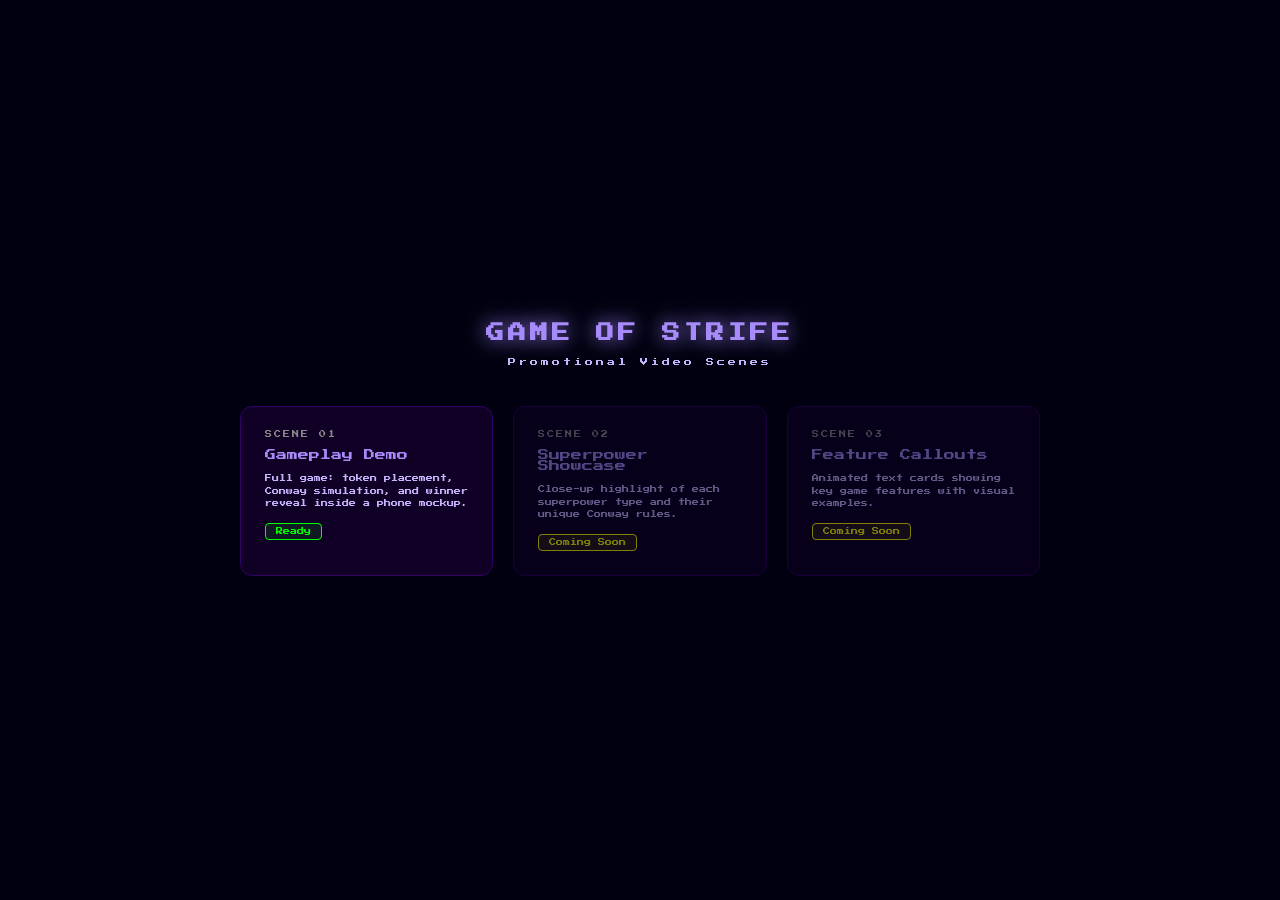
<file: index.html>
<!DOCTYPE html>
<html lang="en">
<head>
  <meta charset="UTF-8">
  <title>Game of Strife — Promo Scenes</title>
  <link href="https://fonts.googleapis.com/css2?family=Press+Start+2P&display=swap" rel="stylesheet">
  <style>
    * { box-sizing: border-box; margin: 0; padding: 0; }
    body {
      background: #000010;
      color: #fff;
      font-family: 'Press Start 2P', monospace;
      min-height: 100vh;
      display: flex;
      flex-direction: column;
      align-items: center;
      justify-content: center;
      gap: 40px;
      padding: 40px 20px;
    }

    h1 {
      font-size: 18px;
      color: #A78BFA;
      text-shadow: 0 0 20px #A78BFA;
      letter-spacing: 4px;
      text-align: center;
    }

    .subtitle {
      font-size: 8px;
      color: #C4B5FD;
      letter-spacing: 3px;
      text-align: center;
      margin-top: -24px;
    }

    .scene-grid {
      display: grid;
      grid-template-columns: repeat(auto-fit, minmax(220px, 1fr));
      gap: 20px;
      width: 100%;
      max-width: 800px;
    }

    .scene-card {
      border: 1px solid #330066;
      border-radius: 12px;
      padding: 24px;
      background: #110025;
      text-decoration: none;
      color: #fff;
      transition: border-color 0.2s, box-shadow 0.2s, transform 0.2s;
      display: flex;
      flex-direction: column;
      gap: 12px;
    }

    .scene-card:hover {
      border-color: #A78BFA;
      box-shadow: 0 0 20px rgba(167,139,250,0.2);
      transform: translateY(-2px);
    }

    .scene-label {
      font-size: 7px;
      color: #888;
      letter-spacing: 2px;
      text-transform: uppercase;
    }

    .scene-name {
      font-size: 11px;
      color: #A78BFA;
    }

    .scene-desc {
      font-size: 7px;
      color: #C4B5FD;
      line-height: 1.8;
    }

    .scene-status {
      font-size: 7px;
      padding: 4px 10px;
      border-radius: 4px;
      align-self: flex-start;
    }

    .status-ready { background: rgba(0,255,0,0.1); color: #00FF00; border: 1px solid #00FF00; }
    .status-wip   { background: rgba(255,255,0,0.1); color: #FFFF00; border: 1px solid #FFFF00; }
  </style>
</head>
<body>
  <h1>GAME OF STRIFE</h1>
  <div class="subtitle">Promotional Video Scenes</div>

  <div class="scene-grid">
    <a class="scene-card" href="scenes/gameplay.html">
      <div class="scene-label">Scene 01</div>
      <div class="scene-name">Gameplay Demo</div>
      <div class="scene-desc">Full game: token placement, Conway simulation, and winner reveal inside a phone mockup.</div>
      <div class="scene-status status-ready">Ready</div>
    </a>

    <div class="scene-card" style="opacity:0.5; cursor:default;">
      <div class="scene-label">Scene 02</div>
      <div class="scene-name">Superpower Showcase</div>
      <div class="scene-desc">Close-up highlight of each superpower type and their unique Conway rules.</div>
      <div class="scene-status status-wip">Coming Soon</div>
    </div>

    <div class="scene-card" style="opacity:0.5; cursor:default;">
      <div class="scene-label">Scene 03</div>
      <div class="scene-name">Feature Callouts</div>
      <div class="scene-desc">Animated text cards showing key game features with visual examples.</div>
      <div class="scene-status status-wip">Coming Soon</div>
    </div>
  </div>
</body>
</html>
</file>
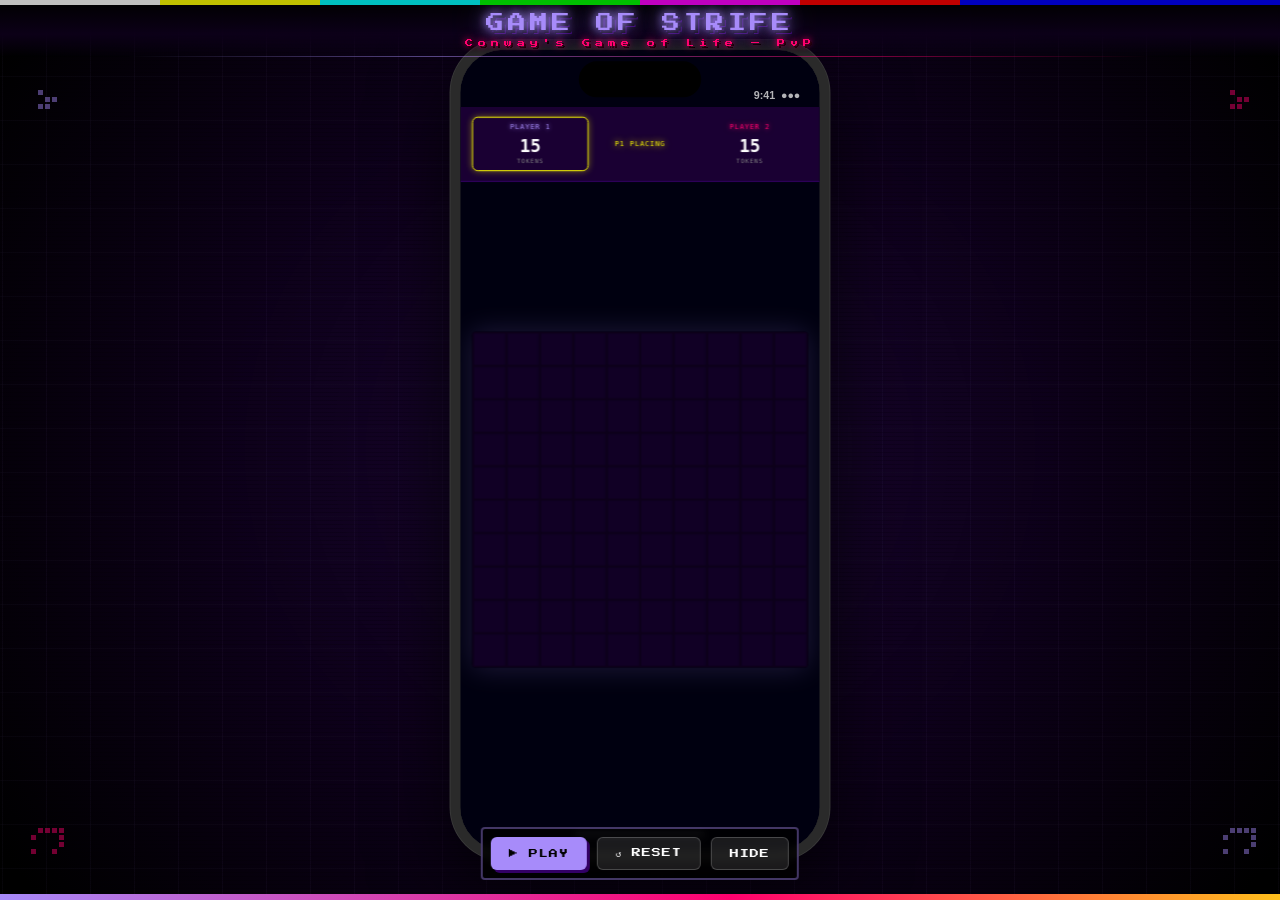
<file: scenes/gameplay.html>
<!DOCTYPE html>
<html lang="en">
<head>
  <meta charset="UTF-8">
  <meta name="viewport" content="width=device-width, initial-scale=1.0">
  <title>Game of Strife — Gameplay Demo</title>
  <link rel="preconnect" href="https://fonts.googleapis.com">
  <link href="https://fonts.googleapis.com/css2?family=Press+Start+2P&display=swap" rel="stylesheet">
  <link rel="stylesheet" href="../ui/phone-frame.css">
  <link rel="stylesheet" href="../ui/promo-theme.css">
  <style>
    /* HUD */
    .game-hud {
      background: #1A0033;
      border-bottom: 1px solid #330066;
      padding: 10px 12px;
      display: flex;
      align-items: center;
      gap: 8px;
      flex-shrink: 0;
    }

    .hud-player-box {
      flex: 1;
      text-align: center;
      padding: 6px 4px;
      border-radius: 6px;
      border: 1px solid transparent;
      transition: border-color 0.2s, box-shadow 0.2s;
    }

    .hud-player-box.hud-active {
      border-color: #FFFF00;
      box-shadow: 0 0 8px rgba(255,255,0,0.4);
    }

    .hud-player-name {
      font-size: 7px;
      letter-spacing: 1px;
      margin-bottom: 4px;
    }

    .hud-p1-box .hud-player-name { color: #A78BFA; text-shadow: 0 0 6px #A78BFA; }
    .hud-p2-box .hud-player-name { color: #FF006E; text-shadow: 0 0 6px #FF006E; }

    .hud-count {
      font-size: 18px;
      font-weight: bold;
      color: #fff;
    }

    .hud-count-label {
      font-size: 6px;
      color: #888;
      margin-top: 2px;
      text-transform: uppercase;
      letter-spacing: 1px;
    }

    .hud-center {
      flex: 0 0 auto;
      text-align: center;
      min-width: 90px;
    }

    #hud-status {
      font-size: 7px;
      color: #FFFF00;
      text-shadow: 0 0 8px #FFFF00;
      letter-spacing: 1px;
    }

    /* Board area */
    .board-area {
      flex: 1;
      display: flex;
      align-items: center;
      justify-content: center;
      padding: 12px;
      position: relative;
    }

    #gameCanvas {
      border-radius: 4px;
      box-shadow: 0 0 30px rgba(167,139,250,0.2);
    }

    /* Overlay text (titles, messages) */
    .overlay {
      position: absolute;
      inset: 0;
      display: flex;
      flex-direction: column;
      align-items: center;
      justify-content: center;
      pointer-events: none;
      opacity: 0;
      transition: opacity 0.4s;
    }

    .overlay.visible { opacity: 1; }

    .overlay-title {
      font-family: 'Press Start 2P', monospace;
      font-size: 22px;
      color: #A78BFA;
      text-shadow: 0 0 20px #A78BFA, 0 0 40px #A78BFA;
      text-align: center;
      line-height: 1.6;
      white-space: pre-line;
    }

    .overlay-subtitle {
      font-family: 'Press Start 2P', monospace;
      font-size: 9px;
      color: #C4B5FD;
      margin-top: 14px;
      text-align: center;
      letter-spacing: 2px;
    }

    /* Result card */
    .result-card {
      position: absolute;
      bottom: 0; left: 0; right: 0;
      background: linear-gradient(to top, #1A0033, rgba(26,0,51,0.95));
      border-top: 1px solid #330066;
      padding: 20px 16px;
      display: flex;
      flex-direction: column;
      align-items: center;
      gap: 10px;
      transform: translateY(100%);
      transition: transform 0.5s cubic-bezier(0.16, 1, 0.3, 1);
    }

    .result-card.visible { transform: translateY(0); }

    .result-scores {
      display: flex;
      align-items: center;
      gap: 16px;
      width: 100%;
    }

    .result-score {
      flex: 1;
      text-align: center;
    }

    .result-score-label {
      font-size: 7px;
      margin-bottom: 6px;
      letter-spacing: 1px;
    }

    .result-score-value {
      font-size: 32px;
    }

    .p1-score .result-score-label { color: #A78BFA; }
    .p1-score .result-score-value { color: #A78BFA; text-shadow: 0 0 12px #A78BFA; }
    .p2-score .result-score-label { color: #FF006E; }
    .p2-score .result-score-value { color: #FF006E; text-shadow: 0 0 12px #FF006E; }

    .result-vs {
      font-size: 10px;
      color: #666;
    }

    .result-gen {
      font-size: 7px;
      color: #888;
      letter-spacing: 1px;
    }

    .result-winner-label {
      font-size: 10px;
      letter-spacing: 2px;
      padding: 6px 16px;
      border-radius: 4px;
      border: 1px solid currentColor;
    }

    /* Controls (outside phone, for recording setup) */
    .controls {
      position: fixed;
      bottom: 20px;
      left: 50%;
      transform: translateX(-50%);
      display: flex;
      gap: 10px;
      z-index: 100;
    }

    .ctrl-btn {
      background: rgba(255,255,255,0.1);
      border: 1px solid rgba(255,255,255,0.2);
      color: #fff;
      font-family: 'Press Start 2P', monospace;
      font-size: 9px;
      padding: 10px 18px;
      border-radius: 6px;
      cursor: pointer;
      transition: background 0.2s;
    }

    .ctrl-btn:hover { background: rgba(255,255,255,0.2); }
    .ctrl-btn.primary { background: #A78BFA; border-color: #A78BFA; color: #000; }
    .ctrl-btn.primary:hover { background: #c4b5fd; }
  </style>
</head>
<body>
  <div class="scene-bg"></div>

  <!-- Broadcast title banner -->
  <div class="promo-top-banner">
    <span class="promo-logo">GAME OF STRIFE</span>
    <span class="promo-logo-sub">Conway's Game of Life — PvP</span>
  </div>

  <!-- Bottom rainbow strip -->
  <div class="promo-bottom-strip"></div>

  <!-- Outer retro overlay stage (outside phone) -->
  <div id="retro-overlay-stage"></div>

  <div class="phone-wrap" id="phoneWrap">
    <div class="phone-shell">
      <div class="phone-island"></div>
      <div class="phone-screen">
        <div class="phone-status-bar">
          <span>9:41</span>
          <span>●●●</span>
        </div>

        <div class="phone-content">
          <!-- HUD -->
          <div class="game-hud">
            <div class="hud-player-box hud-p1-box" id="hud-p1-box">
              <div class="hud-player-name">PLAYER 1</div>
              <div class="hud-count" id="hud-p1-count">--</div>
              <div class="hud-count-label" id="hud-p1-label">tokens</div>
            </div>
            <div class="hud-center">
              <div id="hud-status">READY</div>
            </div>
            <div class="hud-player-box hud-p2-box" id="hud-p2-box">
              <div class="hud-player-name">PLAYER 2</div>
              <div class="hud-count" id="hud-p2-count">--</div>
              <div class="hud-count-label" id="hud-p2-label">tokens</div>
            </div>
          </div>

          <!-- Board -->
          <div class="board-area">
            <canvas id="gameCanvas"></canvas>

            <!-- Overlay (titles, messages) -->
            <div class="overlay" id="overlay">
              <div class="overlay-title" id="overlayText"></div>
              <div class="overlay-subtitle" id="overlaySubtext"></div>
            </div>
          </div>

          <!-- Result card -->
          <div class="result-card" id="resultCard">
            <div class="result-winner-label" id="resultWinnerLabel">P1 WINS!</div>
            <div class="result-scores">
              <div class="result-score p1-score">
                <div class="result-score-label">PLAYER 1</div>
                <div class="result-score-value" id="result-p1-cells">--</div>
              </div>
              <div class="result-vs">VS</div>
              <div class="result-score p2-score">
                <div class="result-score-label">PLAYER 2</div>
                <div class="result-score-value" id="result-p2-cells">--</div>
              </div>
            </div>
            <div class="result-gen" id="result-gen">-- GENERATIONS</div>
          </div>
        </div>

        <div class="phone-home-bar"></div>
      </div>
    </div>
  </div>

  <!-- Recording controls (hide before recording) -->
  <div class="controls" id="controls">
    <button class="ctrl-btn primary" id="btnPlay" onclick="playScene()">▶ PLAY</button>
    <button class="ctrl-btn" onclick="resetScene()">↺ RESET</button>
    <button class="ctrl-btn" onclick="toggleControls()">HIDE</button>
  </div>

  <script src="../config/scene.js"></script>
  <script src="../engine/superpowers.js"></script>
  <script src="../scripts/retro-overlays.js"></script>
  <script src="../engine/colors.js"></script>
  <script src="../engine/conway.js"></script>
  <script src="../ui/board.js"></script>
  <script src="../ui/hud.js"></script>
  <script src="../scripts/runner.js"></script>
  <script>
    // ─── State ────────────────────────────────────────────────────────────────

    const cfg = SCENE_CONFIG
    const canvas = document.getElementById('gameCanvas')

    let board = makeEmptyBoard(cfg.settings.boardSize)
    let p1Remaining = cfg.settings.tokensPerPlayer
    let p2Remaining = cfg.settings.tokensPerPlayer
    let currentTurn = 'P1'
    let simFrames = []
    let cancelAnim = null
    let timeline = null

    // ─── Board helpers ────────────────────────────────────────────────────────

    function makeEmptyBoard(size) {
      return Array.from({ length: size }, () =>
        Array.from({ length: size }, () => makeCell())
      )
    }

    function resizeCanvas() {
      const boardArea = canvas.parentElement
      const maxW = boardArea.clientWidth - 24
      const maxH = boardArea.clientHeight - 24
      const dim = Math.min(maxW, maxH)
      canvas.width = dim
      canvas.height = dim
    }

    function scalePhone() {
      const wrap = document.getElementById('phoneWrap')
      const vw = window.innerWidth
      const vh = window.innerHeight - 80
      const scaleX = vw / 390
      const scaleY = vh / 844
      const scale = Math.min(scaleX, scaleY, 1)
      wrap.style.transform = `scale(${scale})`
    }

    window.addEventListener('resize', () => { scalePhone(); resizeCanvas(); renderBoard(canvas, board) })
    scalePhone()
    resizeCanvas()

    // ─── Overlay system ───────────────────────────────────────────────────────

    let overlayHideTimer = null

    function showOverlay(text, sub) {
      if (overlayHideTimer) { clearTimeout(overlayHideTimer); overlayHideTimer = null }
      document.getElementById('overlayText').textContent = text || ''
      document.getElementById('overlaySubtext').textContent = sub || ''
      document.getElementById('overlay').classList.add('visible')
    }

    function hideOverlay() {
      document.getElementById('overlay').classList.remove('visible')
    }

    // Fire a named moment — routes inner vs outer overlays
    function fireOverlayMoment(name) {
      // In-phone overlays (no position field, or position !== 'outer')
      const inner = (cfg.overlays || []).find(o => o.at === name && o.position !== 'outer')
      if (inner) {
        if (inner.text === null || inner.text === undefined) hideOverlay()
        else {
          showOverlay(inner.text, inner.sub)
          if (inner.duration > 0) overlayHideTimer = setTimeout(hideOverlay, inner.duration)
        }
      }
      // Outer retro overlays
      if (typeof window.fireRetroOverlay === 'function') window.fireRetroOverlay(name)
    }

    // ─── Scene action functions ───────────────────────────────────────────────

    function placeToken(player, row, col, spType) {
      spType = spType || 0
      const p = player === 'P1' ? 0 : 1
      board[row][col] = makeCell(p, spType)
      if (player === 'P1') p1Remaining--
      else p2Remaining--
      currentTurn = player === 'P1' ? 'P2' : 'P1'
      renderBoard(canvas, board)
      renderHUD({
        stage: 'placement', currentTurn,
        p1Tokens: p1Remaining, p2Tokens: p2Remaining,
        p1Cells: 0, p2Cells: 0, generation: 0, maxGenerations: cfg.settings.maxGenerations,
      })
    }

    function assignSuperpower(player, row, col, spType) {
      board[row][col].superpowerType = spType
      currentTurn = player === 'P1' ? 'P2' : 'P1'
      renderBoard(canvas, board)
      renderHUD({
        stage: 'sp_assignment', currentTurn,
        p1Tokens: p1Remaining, p2Tokens: p2Remaining,
        p1Cells: 0, p2Cells: 0, generation: 0, maxGenerations: cfg.settings.maxGenerations,
      })
    }

    function startSimulation() {
      fireOverlayMoment('simulation_start')

      const simSettings = {
        birthRules:          cfg.settings.conwayRules.birthRules,
        survivalRules:       cfg.settings.conwayRules.survivalRules,
        enableToroidalBoard: cfg.settings.enableToroidalBoard !== false,
        superpowerRules:     cfg.settings.superpowerRules
          ? { ...DEFAULT_SUPERPOWER_RULES, ...cfg.settings.superpowerRules }
          : DEFAULT_SUPERPOWER_RULES,
      }

      simFrames = runSimulation(board, simSettings, cfg.settings.maxGenerations)

      // For short_clip: slice to requested generation count
      const stop = cfg.stopAfterGeneration
      const frames = (stop != null && stop < simFrames.length - 1)
        ? simFrames.slice(0, stop + 1)
        : simFrames

      let gen = 0
      cancelAnim = animateSimulation(frames, cfg.settings.generationDelayMs, (frame, idx) => {
        gen = idx
        board = frame
        renderBoard(canvas, board)
        const counts = countCells(board)
        renderHUD({
          stage: 'simulation', currentTurn: null,
          p1Tokens: 0, p2Tokens: 0,
          p1Cells: counts.p1, p2Cells: counts.p2,
          generation: gen, maxGenerations: frames.length - 1,
        })
      }, () => {
        if (cfg.type === 'still_image') return  // no result card for stills
        if (cfg.showResult !== false) showResult(gen)
        fireOverlayMoment('result')
      })
    }

    function showResult(generations) {
      const counts = countCells(board)
      const winner = counts.p1 > counts.p2 ? 'P1' : counts.p2 > counts.p1 ? 'P2' : 'DRAW'
      const color = winner === 'P1' ? '#A78BFA' : winner === 'P2' ? '#FF006E' : '#888'

      const label = document.getElementById('resultWinnerLabel')
      label.textContent = winner === 'DRAW' ? 'DRAW!' : `${winner} WINS!`
      label.style.color = color
      label.style.borderColor = color

      document.getElementById('result-p1-cells').textContent = counts.p1
      document.getElementById('result-p2-cells').textContent = counts.p2
      document.getElementById('result-gen').textContent = `${generations} GENERATIONS`
      document.getElementById('resultCard').classList.add('visible')

      renderHUD({
        stage: 'finished', currentTurn: null, p1Tokens: 0, p2Tokens: 0,
        p1Cells: counts.p1, p2Cells: counts.p2,
        generation: generations, maxGenerations: simFrames.length,
      })
    }

    // ─── Timeline builder ─────────────────────────────────────────────────────

    function buildTimelineFromConfig() {
      const steps = []
      const intro = cfg.introDelayMs ?? 500
      const p1Delay = cfg.placementDelayMs ?? 600
      const p2Delay = cfg.p2PlacementDelayMs ?? 400
      const spDelay = cfg.spAssignDelayMs ?? 500

      // Absolute-ms overlays (named-moment overlays are fired inline, not via timeline)
      for (const entry of (cfg.overlays || [])) {
        if (typeof entry.at === 'number') {
          if (entry.position === 'outer') {
            // Route to retro system
            steps.push({ at: entry.at, fn: () => { if (typeof window.fireRetroOverlayEntry === 'function') window.fireRetroOverlayEntry(entry) } })
          } else {
            steps.push({ at: entry.at, fn: entry.text === null ? hideOverlay : showOverlay,
              args: entry.text === null ? [] : [entry.text, entry.sub] })
            if (entry.text !== null && entry.duration > 0) {
              steps.push({ at: entry.at + entry.duration, fn: hideOverlay })
            }
          }
        }
      }

      // Initial HUD state
      steps.push({ at: intro - 10, fn: renderHUD, args: [{
        stage: 'placement', currentTurn: 'P1',
        p1Tokens: cfg.settings.tokensPerPlayer, p2Tokens: cfg.settings.tokensPerPlayer,
        p1Cells: 0, p2Cells: 0, generation: 0, maxGenerations: cfg.settings.maxGenerations,
      }]})

      // Placement moves
      let t = intro
      for (const move of (cfg.placement || [])) {
        const [player, row, col, spType] = move
        const delay = player === 'P1' ? p1Delay : p2Delay
        steps.push({ at: t, fn: placeToken, args: [player, row, col, spType || 0] })
        t += delay
      }

      // Named overlay: placement_done
      steps.push({ at: t, fn: fireOverlayMoment, args: ['placement_done'] })
      t += 200

      // SP assignment phase (manual mode only)
      if (cfg.settings.superpowerPlacementMode === 'manual' && cfg.spAssignments && cfg.spAssignments.length > 0) {
        // Fire sp_assignment HUD state
        steps.push({ at: t, fn: renderHUD, args: [{
          stage: 'sp_assignment', currentTurn: cfg.spAssignments[0][0],
          p1Tokens: cfg.settings.tokensPerPlayer, p2Tokens: cfg.settings.tokensPerPlayer,
          p1Cells: 0, p2Cells: 0, generation: 0, maxGenerations: cfg.settings.maxGenerations,
        }]})
        t += 200

        for (const [player, row, col, spType] of cfg.spAssignments) {
          steps.push({ at: t, fn: assignSuperpower, args: [player, row, col, spType] })
          t += spDelay
        }

        steps.push({ at: t, fn: fireOverlayMoment, args: ['sp_assignment_done'] })
        t += 300
      }

      // Start simulation
      steps.push({ at: t + 400, fn: startSimulation })

      return steps
    }

    // ─── Still image renderer (no animation) ─────────────────────────────────

    function renderStillImage() {
      if (cfg.boardState) {
        board = cfg.boardState
      } else {
        // Run placement silently
        for (const move of (cfg.placement || [])) {
          const [player, row, col, spType] = move
          const p = player === 'P1' ? 0 : 1
          board[row][col] = makeCell(p, spType || 0)
        }
        // Apply SP assignments silently
        if (cfg.settings.superpowerPlacementMode === 'manual') {
          for (const [, row, col, spType] of (cfg.spAssignments || [])) {
            board[row][col].superpowerType = spType
          }
        }
        // Fast-simulate to requested generation or stability
        const simSettings = {
          birthRules:          cfg.settings.conwayRules.birthRules,
          survivalRules:       cfg.settings.conwayRules.survivalRules,
          enableToroidalBoard: cfg.settings.enableToroidalBoard !== false,
          superpowerRules:     cfg.settings.superpowerRules
            ? { ...DEFAULT_SUPERPOWER_RULES, ...cfg.settings.superpowerRules }
            : DEFAULT_SUPERPOWER_RULES,
        }
        const frames = runSimulation(board, simSettings, cfg.settings.maxGenerations)
        const stop = cfg.stopAfterGeneration
        const finalFrame = (stop != null && stop < frames.length - 1)
          ? frames[stop]
          : frames[frames.length - 1]
        board = finalFrame
      }

      renderBoard(canvas, board)
      const counts = countCells(board)
      renderHUD({
        stage: 'finished', currentTurn: null, p1Tokens: 0, p2Tokens: 0,
        p1Cells: counts.p1, p2Cells: counts.p2,
        generation: cfg.stopAfterGeneration ?? 0,
        maxGenerations: cfg.settings.maxGenerations,
      })
      if (cfg.showResult !== false) {
        showResult(cfg.stopAfterGeneration ?? 0)
      }
    }

    // ─── Controls ─────────────────────────────────────────────────────────────

    function playScene() {
      document.getElementById('btnPlay').disabled = true

      if (cfg.type === 'still_image') {
        renderStillImage()
        return
      }

      if (!timeline) timeline = runner(buildTimelineFromConfig())
      timeline.play()
    }

    function resetScene() {
      if (cancelAnim) { cancelAnim(); cancelAnim = null }
      if (overlayHideTimer) { clearTimeout(overlayHideTimer); overlayHideTimer = null }
      if (timeline) { timeline.reset(); timeline = null }

      board = makeEmptyBoard(cfg.settings.boardSize)
      p1Remaining = cfg.settings.tokensPerPlayer
      p2Remaining = cfg.settings.tokensPerPlayer
      currentTurn = 'P1'
      simFrames = []

      document.getElementById('resultCard').classList.remove('visible')
      hideOverlay()
      document.getElementById('btnPlay').disabled = false
      resizeCanvas()
      renderBoard(canvas, board)
      renderHUD({
        stage: 'placement', currentTurn: 'P1',
        p1Tokens: cfg.settings.tokensPerPlayer, p2Tokens: cfg.settings.tokensPerPlayer,
        p1Cells: 0, p2Cells: 0, generation: 0, maxGenerations: cfg.settings.maxGenerations,
      })
    }

    function toggleControls() {
      const c = document.getElementById('controls')
      c.style.display = c.style.display === 'none' ? 'flex' : 'none'
    }

    // ─── Init ──────────────────────────────────────────────────────────────────
    resizeCanvas()
    renderBoard(canvas, board)
    renderHUD({
      stage: 'placement', currentTurn: 'P1',
      p1Tokens: cfg.settings.tokensPerPlayer, p2Tokens: cfg.settings.tokensPerPlayer,
      p1Cells: 0, p2Cells: 0, generation: 0, maxGenerations: cfg.settings.maxGenerations,
    })
  </script>
</body>
</html>
</file>
<file: ui/phone-frame.css>
/* Phone frame mockup — iPhone 14 proportions (390×844) */

*, *::before, *::after { box-sizing: border-box; margin: 0; padding: 0; }

body {
  background: #0a0a0f;
  display: flex;
  align-items: center;
  justify-content: center;
  min-height: 100vh;
  font-family: 'PressStart2P', monospace;
  overflow: hidden;
}

.scene-bg {
  position: fixed;
  inset: 0;
  background: radial-gradient(ellipse at center, #12002a 0%, #000000 70%);
  z-index: 0;
}

.phone-wrap {
  position: relative;
  z-index: 1;
  /* Scale down if viewport is too small */
  transform-origin: center center;
}

.phone-shell {
  width: 390px;
  height: 844px;
  background: #1a1a1a;
  border-radius: 54px;
  border: 10px solid #2a2a2a;
  box-shadow:
    0 0 0 1px #3a3a3a,
    0 30px 80px rgba(0,0,0,0.8),
    inset 0 0 0 1px #444;
  position: relative;
  overflow: hidden;
  display: flex;
  flex-direction: column;
}

/* Dynamic island */
.phone-island {
  position: absolute;
  top: 12px;
  left: 50%;
  transform: translateX(-50%);
  width: 126px;
  height: 37px;
  background: #000;
  border-radius: 20px;
  z-index: 10;
}

/* Screen area */
.phone-screen {
  flex: 1;
  background: #000010;
  border-radius: 44px;
  overflow: hidden;
  position: relative;
  display: flex;
  flex-direction: column;
}

/* Status bar spacer (behind dynamic island) */
.phone-status-bar {
  height: 59px;
  flex-shrink: 0;
  display: flex;
  align-items: flex-end;
  justify-content: flex-end;
  padding: 0 20px 6px;
  gap: 6px;
}

.phone-status-bar span {
  color: rgba(255,255,255,0.7);
  font-size: 11px;
  font-family: -apple-system, sans-serif;
  font-weight: 600;
}

/* Game content area */
.phone-content {
  flex: 1;
  display: flex;
  flex-direction: column;
  overflow: hidden;
  position: relative;
}

/* Home indicator */
.phone-home-bar {
  height: 34px;
  flex-shrink: 0;
  display: flex;
  align-items: center;
  justify-content: center;
}

.phone-home-bar::after {
  content: '';
  width: 134px;
  height: 5px;
  background: rgba(255,255,255,0.3);
  border-radius: 3px;
}

/* Side buttons */
.phone-shell::before {
  content: '';
  position: absolute;
  left: -12px;
  top: 120px;
  width: 3px;
  height: 32px;
  background: #2a2a2a;
  border-radius: 2px 0 0 2px;
  box-shadow: 0 44px 0 #2a2a2a, 0 88px 0 #2a2a2a;
}

.phone-shell::after {
  content: '';
  position: absolute;
  right: -12px;
  top: 160px;
  width: 3px;
  height: 64px;
  background: #2a2a2a;
  border-radius: 0 2px 2px 0;
}
</file>
<file: ui/promo-theme.css>
/* ─── Promo Theme — Broadcast Frame Surrounding ────────────────────────────── */
/* Wraps the phone mockup in a retro 80s broadcast production aesthetic.        */
/* Does NOT touch phone-frame.css or anything inside .phone-wrap.               */

/* ── Body override ─────────────────────────────────────────────────────────── */
body {
  flex-direction: column;
  gap: 0;
  overflow: hidden;
}

/* ── Scene background — CRT + neon grid ──────────────────────────────────────*/
.scene-bg {
  background:
    radial-gradient(ellipse 60% 80% at 50% 50%,
      rgba(80, 0, 160, 0.25) 0%,
      rgba(13, 0, 26, 0.95) 55%,
      #000 100%);
}

/* CRT scanlines */
.scene-bg::before {
  content: '';
  position: absolute;
  inset: 0;
  background: repeating-linear-gradient(
    0deg,
    transparent 0px,
    transparent 3px,
    rgba(0, 0, 0, 0.18) 3px,
    rgba(0, 0, 0, 0.18) 4px
  );
  pointer-events: none;
  animation: crtFlicker 8s steps(1) infinite;
  z-index: 2;
}

/* Neon grid */
.scene-bg::after {
  content: '';
  position: absolute;
  inset: 0;
  background-image:
    linear-gradient(rgba(167, 139, 250, 0.04) 1px, transparent 1px),
    linear-gradient(90deg, rgba(167, 139, 250, 0.04) 1px, transparent 1px);
  background-size: 44px 44px;
  background-position: center center;
  animation: gridPulse 5s ease-in-out infinite;
  z-index: 1;
}

@keyframes crtFlicker {
  0%, 94%, 100% { opacity: 1; }
  95%            { opacity: 0.92; }
  96%            { opacity: 1; }
  97%            { opacity: 0.95; }
}

@keyframes gridPulse {
  0%, 100% { opacity: 0.6; }
  50%       { opacity: 1.0; }
}

/* ── Top banner — VHS broadcast title card ────────────────────────────────── */
.promo-top-banner {
  position: fixed;
  top: 0;
  left: 0;
  right: 0;
  z-index: 20;
  text-align: center;
  padding: 14px 0 10px;
  background: linear-gradient(180deg,
    rgba(0, 0, 0, 0.96) 0%,
    rgba(13, 0, 26, 0.90) 60%,
    transparent 100%);
  pointer-events: none;
}

/* VHS SMPTE color bars strip */
.promo-top-banner::before {
  content: '';
  position: absolute;
  top: 0; left: 0; right: 0;
  height: 5px;
  background: linear-gradient(90deg,
    #C0C0C0 0%,    #C0C0C0 12.5%,
    #C0C000 12.5%, #C0C000 25%,
    #00C0C0 25%,   #00C0C0 37.5%,
    #00C000 37.5%, #00C000 50%,
    #C000C0 50%,   #C000C0 62.5%,
    #C00000 62.5%, #C00000 75%,
    #0000C0 75%,   #0000C0 100%
  );
}

/* Bottom edge accent */
.promo-top-banner::after {
  content: '';
  position: absolute;
  bottom: 0; left: 10%; right: 10%;
  height: 1px;
  background: linear-gradient(90deg,
    transparent, rgba(167,139,250,0.5) 30%, rgba(255,0,110,0.5) 70%, transparent);
}

.promo-logo {
  font-family: 'Press Start 2P', monospace;
  font-size: clamp(10px, 2vw, 18px);
  color: #A78BFA;
  letter-spacing: 4px;
  display: block;
  text-shadow:
    0 0  8px #A78BFA,
    0 0 20px #A78BFA,
    0 0 40px rgba(167,139,250,0.4),
    3px 3px 0 #000,
    4px 4px 0 #330066;
  animation: logoGlow 2.5s ease-in-out infinite;
}

.promo-logo-sub {
  font-family: 'Press Start 2P', monospace;
  font-size: clamp(5px, 0.9vw, 8px);
  color: #FF006E;
  letter-spacing: 5px;
  display: block;
  margin-top: 7px;
  text-shadow:
    0 0  6px #FF006E,
    0 0 14px rgba(255,0,110,0.4),
    2px 2px 0 #000;
  animation: subGlow 2.5s ease-in-out infinite reverse;
}

@keyframes logoGlow {
  0%, 100% {
    text-shadow:
      0 0  8px #A78BFA, 0 0 20px #A78BFA,
      0 0 40px rgba(167,139,250,0.4),
      3px 3px 0 #000, 4px 4px 0 #330066;
  }
  50% {
    text-shadow:
      0 0 15px #A78BFA, 0 0 35px #A78BFA,
      0 0 70px rgba(167,139,250,0.7),
      3px 3px 0 #000, 4px 4px 0 #330066;
  }
}

@keyframes subGlow {
  0%, 100% { text-shadow: 0 0  6px #FF006E, 0 0 14px rgba(255,0,110,0.4), 2px 2px 0 #000; }
  50%       { text-shadow: 0 0 12px #FF006E, 0 0 28px rgba(255,0,110,0.7), 2px 2px 0 #000; }
}

/* ── Bottom rainbow strip ─────────────────────────────────────────────────── */
.promo-bottom-strip {
  position: fixed;
  bottom: 0;
  left: 0;
  right: 0;
  z-index: 20;
  height: 6px;
  background: linear-gradient(90deg,
    #A78BFA, #FF006E, #FFFF00, #00FFFF, #39FF14, #FF6600, #A78BFA, #FF006E
  );
  background-size: 400% 100%;
  animation: stripScroll 3s linear infinite;
  pointer-events: none;
}

@keyframes stripScroll {
  0%   { background-position: 0% 0; }
  100% { background-position: 200% 0; }
}

/* ── Corner canvases ──────────────────────────────────────────────────────── */
.corner-canvas {
  position: fixed;
  z-index: 3;
  image-rendering: pixelated;
  opacity: 0.45;
  pointer-events: none;
  transition: opacity 0.5s;
}

.corner-canvas:hover { opacity: 0.8; }

.corner-canvas.top-left     { top: 68px;   left: 16px;  }
.corner-canvas.top-right    { top: 68px;   right: 16px; }
.corner-canvas.bottom-left  { bottom: 24px; left: 16px; }
.corner-canvas.bottom-right { bottom: 24px; right: 16px; }

/* ── Drifting background cells ────────────────────────────────────────────── */
.bg-cell {
  position: fixed;
  z-index: 1;
  border-radius: 1px;
  opacity: 0;
  pointer-events: none;
  animation: cellDrift linear infinite;
}

@keyframes cellDrift {
  0%   { transform: translateY(110vh) rotate(0deg);   opacity: 0;    }
  8%   { opacity: 0.35; }
  92%  { opacity: 0.35; }
  100% { transform: translateY(-10vh)  rotate(360deg); opacity: 0;    }
}

/* ── Outer retro overlay stage ────────────────────────────────────────────── */
#retro-overlay-stage {
  position: fixed;
  inset: 0;
  z-index: 40;
  pointer-events: none;
  overflow: hidden;
}

/* ── Bubble overlay ───────────────────────────────────────────────────────── */
.retro-bubble {
  position: absolute;
  font-family: 'Press Start 2P', monospace;
  line-height: 1.5;
  text-align: center;
  max-width: 260px;
  transform-origin: center center;
}

.retro-bubble-text {
  display: block;
  position: relative;
  z-index: 2;
  -webkit-text-stroke: 3px #000;
  paint-order: stroke fill;
  /* Solid offset drop shadow — no blur, very 80s */
  filter: drop-shadow(5px 5px 0 #000);
}

/* Starburst burst behind the text */
.retro-starburst-bg {
  position: absolute;
  inset: -24px;
  z-index: 1;
  clip-path: polygon(
    50%  2%,  56% 28%,  76%  8%,  70% 32%,
    97% 26%,  78% 44%,  98% 56%,  74% 60%,
    84% 87%,  60% 70%,  54% 97%,  44% 70%,
    20% 87%,  28% 60%,   3% 57%,  24% 44%,
     4% 27%,  32% 33%,  24%  8%,  44% 28%
  );
  animation: starburstPulse 0.8s ease-in-out infinite alternate;
}

@keyframes starburstPulse {
  0%   { transform: scale(1.00) rotate(0deg);   }
  100% { transform: scale(1.04) rotate(1.5deg); }
}

/* Entry animations */
.retro-bubble.anim-wham {
  animation: bubbleWham 0.45s cubic-bezier(0.16, 1, 0.3, 1) both;
}

.retro-bubble.anim-slide-left {
  animation: bubbleSlideLeft 0.45s cubic-bezier(0.16, 1, 0.3, 1) both;
}

.retro-bubble.anim-slide-right {
  animation: bubbleSlideRight 0.45s cubic-bezier(0.16, 1, 0.3, 1) both;
}

.retro-bubble.anim-exit {
  animation: bubbleExit 0.3s ease-in both;
}

@keyframes bubbleWham {
  0%   { transform: scale(0.4) rotate(var(--r, -4deg)); opacity: 0; }
  65%  { transform: scale(1.2) rotate(var(--r, -4deg)); opacity: 1; }
  100% { transform: scale(1.0) rotate(var(--r, -4deg)); opacity: 1; }
}

@keyframes bubbleSlideLeft {
  0%   { transform: translateX(-130%) rotate(var(--r, -4deg)); opacity: 0; }
  75%  { transform: translateX(6%)    rotate(var(--r, -4deg)); opacity: 1; }
  100% { transform: translateX(0)     rotate(var(--r, -4deg)); opacity: 1; }
}

@keyframes bubbleSlideRight {
  0%   { transform: translateX(130%)  rotate(var(--r, -4deg)); opacity: 0; }
  75%  { transform: translateX(-6%)   rotate(var(--r, -4deg)); opacity: 1; }
  100% { transform: translateX(0)     rotate(var(--r, -4deg)); opacity: 1; }
}

@keyframes bubbleExit {
  0%   { transform: scale(1.0) rotate(var(--r, -4deg)); opacity: 1; }
  100% { transform: scale(0.3) rotate(var(--r, -4deg)); opacity: 0; }
}

/* ── Ticker tape ──────────────────────────────────────────────────────────── */
.retro-ticker {
  position: absolute;
  bottom: 24px;
  left: 0;
  right: 0;
  overflow: hidden;
  border-top: 4px solid #000;
  border-bottom: 4px solid #000;
  padding: 9px 0;
  animation: tickerReveal 0.35s cubic-bezier(0.16, 1, 0.3, 1) both;
}

.retro-ticker-inner {
  display: inline-block;
  white-space: nowrap;
  font-family: 'Press Start 2P', monospace;
  font-size: 10px;
  letter-spacing: 2px;
  padding-left: 100vw;
  animation: tickerScroll 14s linear forwards;
}

@keyframes tickerReveal {
  from { transform: translateY(100%); }
  to   { transform: translateY(0);    }
}

@keyframes tickerScroll {
  to { transform: translateX(calc(-100% - 100vw)); }
}

/* ── Recording controls override ─────────────────────────────────────────── */
/* Restyle the existing controls to match broadcast aesthetic */
.controls {
  z-index: 50;
  background: rgba(0,0,0,0.8);
  border: 2px solid rgba(167,139,250,0.4);
  border-radius: 4px;
  padding: 8px;
  backdrop-filter: blur(4px);
  bottom: 14px;
}

.ctrl-btn {
  font-size: 8px;
  letter-spacing: 1px;
  border-radius: 2px;
  padding: 8px 14px;
  transition: background 0.15s, box-shadow 0.15s;
}

.ctrl-btn:hover {
  box-shadow: 0 0 10px rgba(167,139,250,0.5);
}

.ctrl-btn.primary {
  background: #A78BFA;
  color: #000;
  box-shadow: 3px 3px 0 #330066;
  border: none;
}

.ctrl-btn.primary:hover {
  background: #c4b5fd;
  box-shadow: 3px 3px 0 #4400aa;
}
</file>
